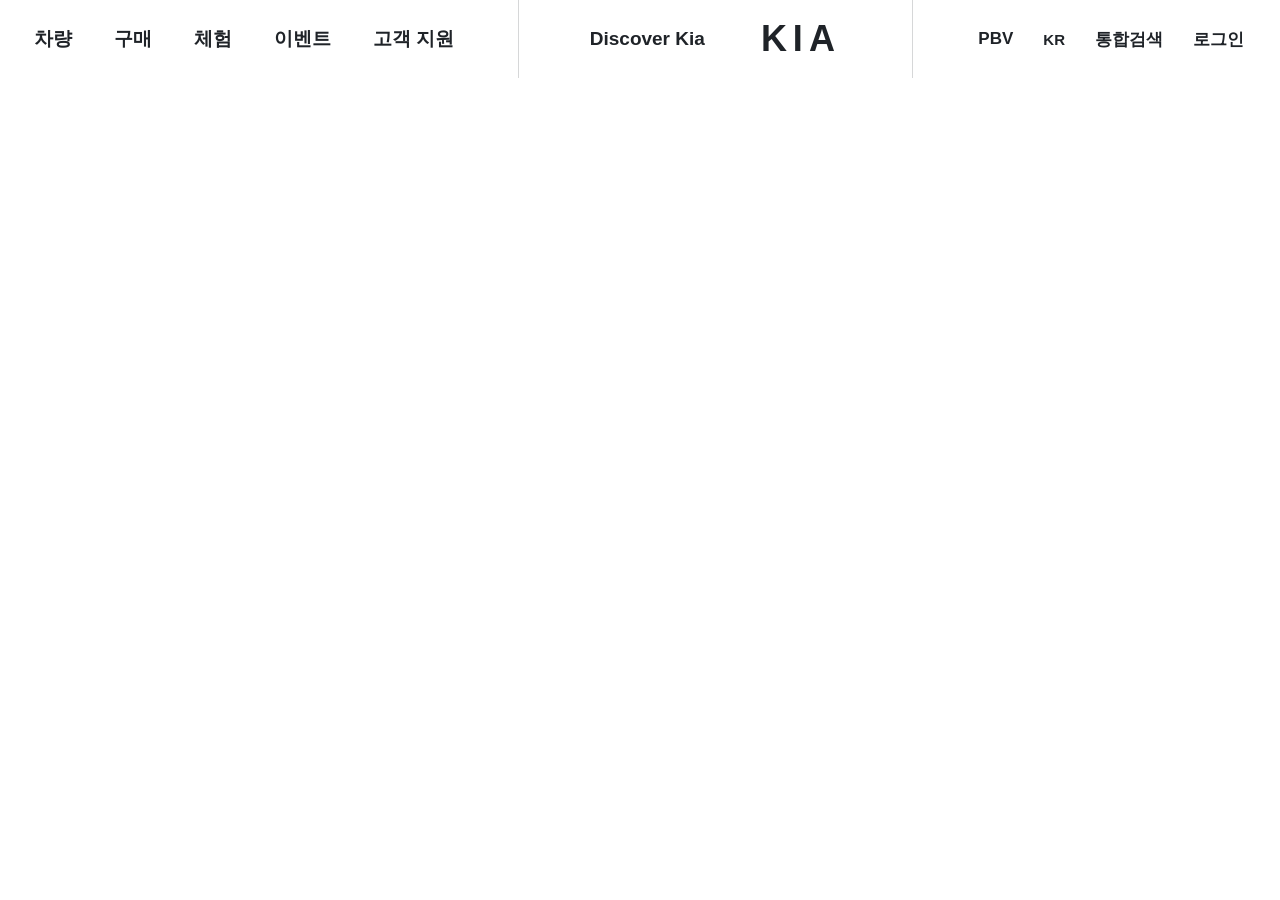
<file: 260407_html/index_cusor.html>
<!doctype html>
<html lang="ko">
  <head>
    <meta charset="UTF-8" />
    <meta name="viewport" content="width=device-width, initial-scale=1.0" />
    <title>Document</title>
    <style>
      * {
        box-sizing: border-box;
      }

      body {
        margin: 0;
        font-family: 'Noto Sans KR', 'Malgun Gothic', sans-serif;
      }

      .top-bar {
        height: 78px;
        display: flex;
        align-items: center;
        justify-content: space-between;
        color: #1f2328;
        font-weight: 600;
        font-size: 19px;
        position: relative;
        background: transparent;
      }

      .top-left,
      .top-right {
        display: flex;
        align-items: center;
        height: 100%;
      }

      .top-left {
        gap: 42px;
        padding: 0 34px;
      }

      .top-center {
        display: flex;
        align-items: center;
        gap: 56px;
        padding: 0 42px;
      }

      .top-center .logo {
        font-size: 36px;
        letter-spacing: 6px;
        font-weight: 800;
      }

      .top-right {
        gap: 30px;
        padding: 0 36px;
        font-size: 17px;
      }

      .divider {
        width: 1px;
        height: 78px;
        background-color: rgba(31, 35, 40, 0.18);
      }

      .mini {
        font-size: 15px;
      }

      .mobile-toggle {
        display: none;
        width: 48px;
        height: 48px;
        border: 0;
        background: transparent;
        cursor: pointer;
        padding: 0;
      }

      .mobile-toggle .line {
        display: block;
        width: 24px;
        height: 2px;
        margin: 5px auto;
        background-color: #1f2328;
      }

      .mobile-menu {
        display: none;
      }

      .mobile-menu.is-open {
        display: block;
        position: absolute;
        top: 78px;
        left: 0;
        right: 0;
        z-index: 10;
        background: transparent;
        padding: 14px 20px 20px;
      }

      .mobile-menu nav {
        display: flex;
        flex-direction: column;
        gap: 14px;
        font-size: 17px;
        color: #1f2328;
      }

      .mobile-menu .menu-separator {
        height: 1px;
        margin: 14px 0;
        background-color: rgba(31, 35, 40, 0.15);
      }

      @media (max-width: 900px) {
        .top-bar {
          padding: 0 16px;
          font-size: 16px;
        }

        .top-left,
        .top-right,
        .divider {
          display: none;
        }

        .top-center {
          gap: 16px;
          padding: 0;
        }

        .top-center .logo {
          font-size: 30px;
          letter-spacing: 4px;
        }

        .mobile-toggle {
          display: block;
          margin-left: 12px;
        }
      }
    </style>
  </head>
  <body>
    <header class="top-bar">
      <nav class="top-left" aria-label="메인 메뉴">
        <span>차량</span>
        <span>구매</span>
        <span>체험</span>
        <span>이벤트</span>
        <span>고객 지원</span>
      </nav>
      <div class="divider" aria-hidden="true"></div>

      <div class="top-center">
        <span>Discover Kia</span>
        <span class="logo">KIA</span>
      </div>
      <div class="divider" aria-hidden="true"></div>

      <div class="top-right">
        <span>PBV</span>
        <span class="mini">KR</span>
        <span>통합검색</span>
        <span>로그인</span>
      </div>

      <button
        class="mobile-toggle"
        type="button"
        aria-label="메뉴 열기"
        aria-expanded="false"
      >
        <span class="line"></span>
        <span class="line"></span>
        <span class="line"></span>
      </button>

      <div class="mobile-menu" id="mobile-menu">
        <nav aria-label="모바일 메뉴">
          <span>차량</span>
          <span>구매</span>
          <span>체험</span>
          <span>이벤트</span>
          <span>고객 지원</span>
          <div class="menu-separator" aria-hidden="true"></div>
          <span>Discover Kia</span>
          <span>PBV</span>
          <span>KR</span>
          <span>통합검색</span>
          <span>로그인</span>
        </nav>
      </div>
    </header>
    <main></main>
    <footer></footer>
    <script>
      const toggleButton = document.querySelector('.mobile-toggle');
      const mobileMenu = document.querySelector('#mobile-menu');

      toggleButton.addEventListener('click', () => {
        const isOpen = mobileMenu.classList.toggle('is-open');
        toggleButton.setAttribute('aria-expanded', String(isOpen));
      });
    </script>
  </body>
</html>
</file>
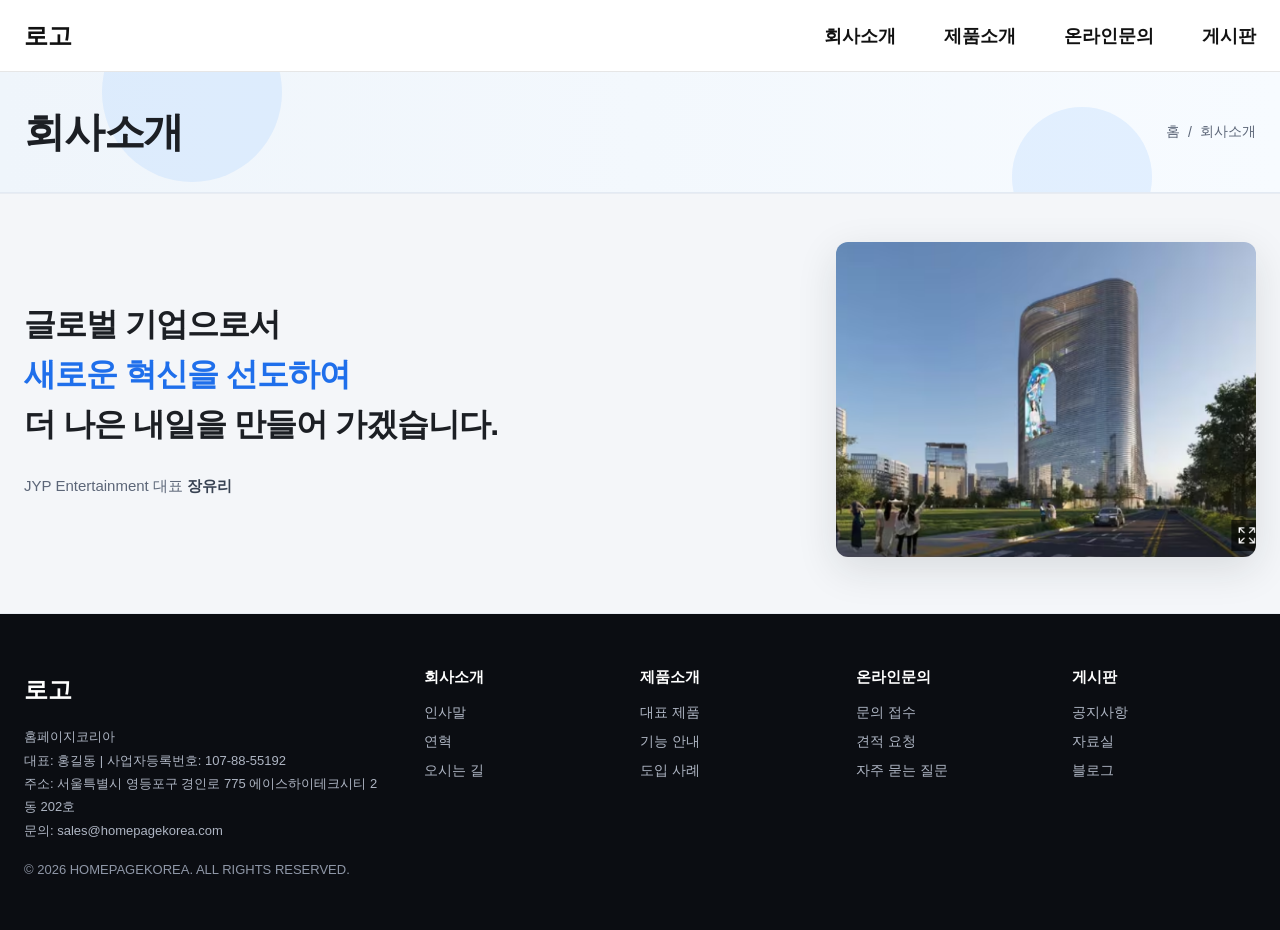
<file: homepage/sub01.html>
<!doctype html>
<html lang="ko">
  <head>
    <meta charset="UTF-8" />
    <meta name="viewport" content="width=device-width, initial-scale=1.0" />
    <title>회사소개 | HOMEPAGEKOREA</title>
    <link
      rel="stylesheet"
      href="https://cdn.jsdelivr.net/npm/swiper@10/swiper-bundle.min.css"
    />
    <link rel="stylesheet" href="style.css" />
  </head>
  <body>
    <header class="top-header">
      <div class="top-header__inner">
        <a class="logo" href="index.html">로고</a>
        <nav aria-label="메인 메뉴">
          <ul class="main-menu">
            <li><a href="sub01.html">회사소개</a></li>
            <li><a href="sub02.html">제품소개</a></li>
            <li><a href="sub03.html">온라인문의</a></li>
            <li><a href="sub04.html">게시판</a></li>
          </ul>
        </nav>
        <button
          class="hamburger-btn"
          id="hamburgerBtn"
          type="button"
          aria-label="모바일 메뉴 열기"
        >
          <span></span>
          <span></span>
          <span></span>
        </button>
      </div>
    </header>

    <div class="drawer-overlay" id="drawerOverlay"></div>
    <aside class="mobile-drawer" id="mobileDrawer" aria-hidden="true">
      <div class="drawer-header">
        <button
          class="drawer-close-btn"
          id="drawerCloseBtn"
          type="button"
          aria-label="모바일 메뉴 닫기"
        >
          &times;
        </button>
      </div>
      <nav aria-label="모바일 메뉴">
        <ul class="drawer-menu">
          <li><a href="sub01.html">회사소개</a></li>
          <li><a href="sub02.html">제품소개</a></li>
          <li><a href="sub03.html">온라인문의</a></li>
          <li><a href="sub04.html">게시판</a></li>
        </ul>
      </nav>
    </aside>

    <section class="subVisual" aria-label="서브 비주얼">
      <div class="subVisual__inner">
        <h1 class="subVisual__title">회사소개</h1>
        <div class="subVisual__path" aria-label="현재 위치">
          <a href="index.html">홈</a>
          <span aria-hidden="true">/</span>
          <span>회사소개</span>
        </div>
      </div>
    </section>
    <main class="main-content">
      <section
        class="company-greeting-wrap"
        aria-labelledby="company-greeting-title"
      >
        <div class="company-greeting">
          <div class="company-greeting__copy">
            <h2 id="company-greeting-title" class="visually-hidden">인사말</h2>
            <p class="company-greeting__slogan">
              <span class="company-greeting__line">글로벌 기업으로서</span>
              <span
                class="company-greeting__line company-greeting__line--accent"
                >새로운 혁신을 선도하여</span
              >
              <span class="company-greeting__line"
                >더 나은 내일을 만들어 가겠습니다.</span
              >
            </p>
            <p class="company-greeting__sign">
              JYP Entertainment 대표
              <span class="company-greeting__ceo">장유리</span>
            </p>
          </div>
          <figure class="company-greeting__media">
            <img
              class="company-greeting__img"
              src="img/company-greeting.png"
              alt="미래지향적인 유리 외관의 현대형 본사 건물과 도심 녹지 조감도"
              width="580"
              height="408"
              loading="lazy"
            />
          </figure>
        </div>
      </section>
    </main>

    <footer class="site-footer">
      <div class="site-footer__inner">
        <section class="footer-company">
          <a class="footer-logo" href="#">로고</a>
          <p>홈페이지코리아</p>
          <p>대표: 홍길동 | 사업자등록번호: 107-88-55192</p>
          <p>
            주소: 서울특별시 영등포구 경인로 775 에이스하이테크시티 2동 202호
          </p>
          <p>문의: sales@homepagekorea.com</p>
          <p class="footer-copy">© 2026 HOMEPAGEKOREA. ALL RIGHTS RESERVED.</p>
        </section>

        <nav class="footer-nav" aria-label="푸터 메뉴">
          <div class="footer-column">
            <h3>회사소개</h3>
            <ul>
              <li><a href="#">인사말</a></li>
              <li><a href="#">연혁</a></li>
              <li><a href="#">오시는 길</a></li>
            </ul>
          </div>
          <div class="footer-column">
            <h3>제품소개</h3>
            <ul>
              <li><a href="#">대표 제품</a></li>
              <li><a href="#">기능 안내</a></li>
              <li><a href="#">도입 사례</a></li>
            </ul>
          </div>
          <div class="footer-column">
            <h3>온라인문의</h3>
            <ul>
              <li><a href="#">문의 접수</a></li>
              <li><a href="#">견적 요청</a></li>
              <li><a href="#">자주 묻는 질문</a></li>
            </ul>
          </div>
          <div class="footer-column">
            <h3>게시판</h3>
            <ul>
              <li><a href="#">공지사항</a></li>
              <li><a href="#">자료실</a></li>
              <li><a href="#">블로그</a></li>
            </ul>
          </div>
        </nav>
      </div>
    </footer>
    <script src="https://cdn.jsdelivr.net/npm/swiper@10/swiper-bundle.min.js"></script>
    <script src="script.js"></script>
  </body>
</html>
</file>
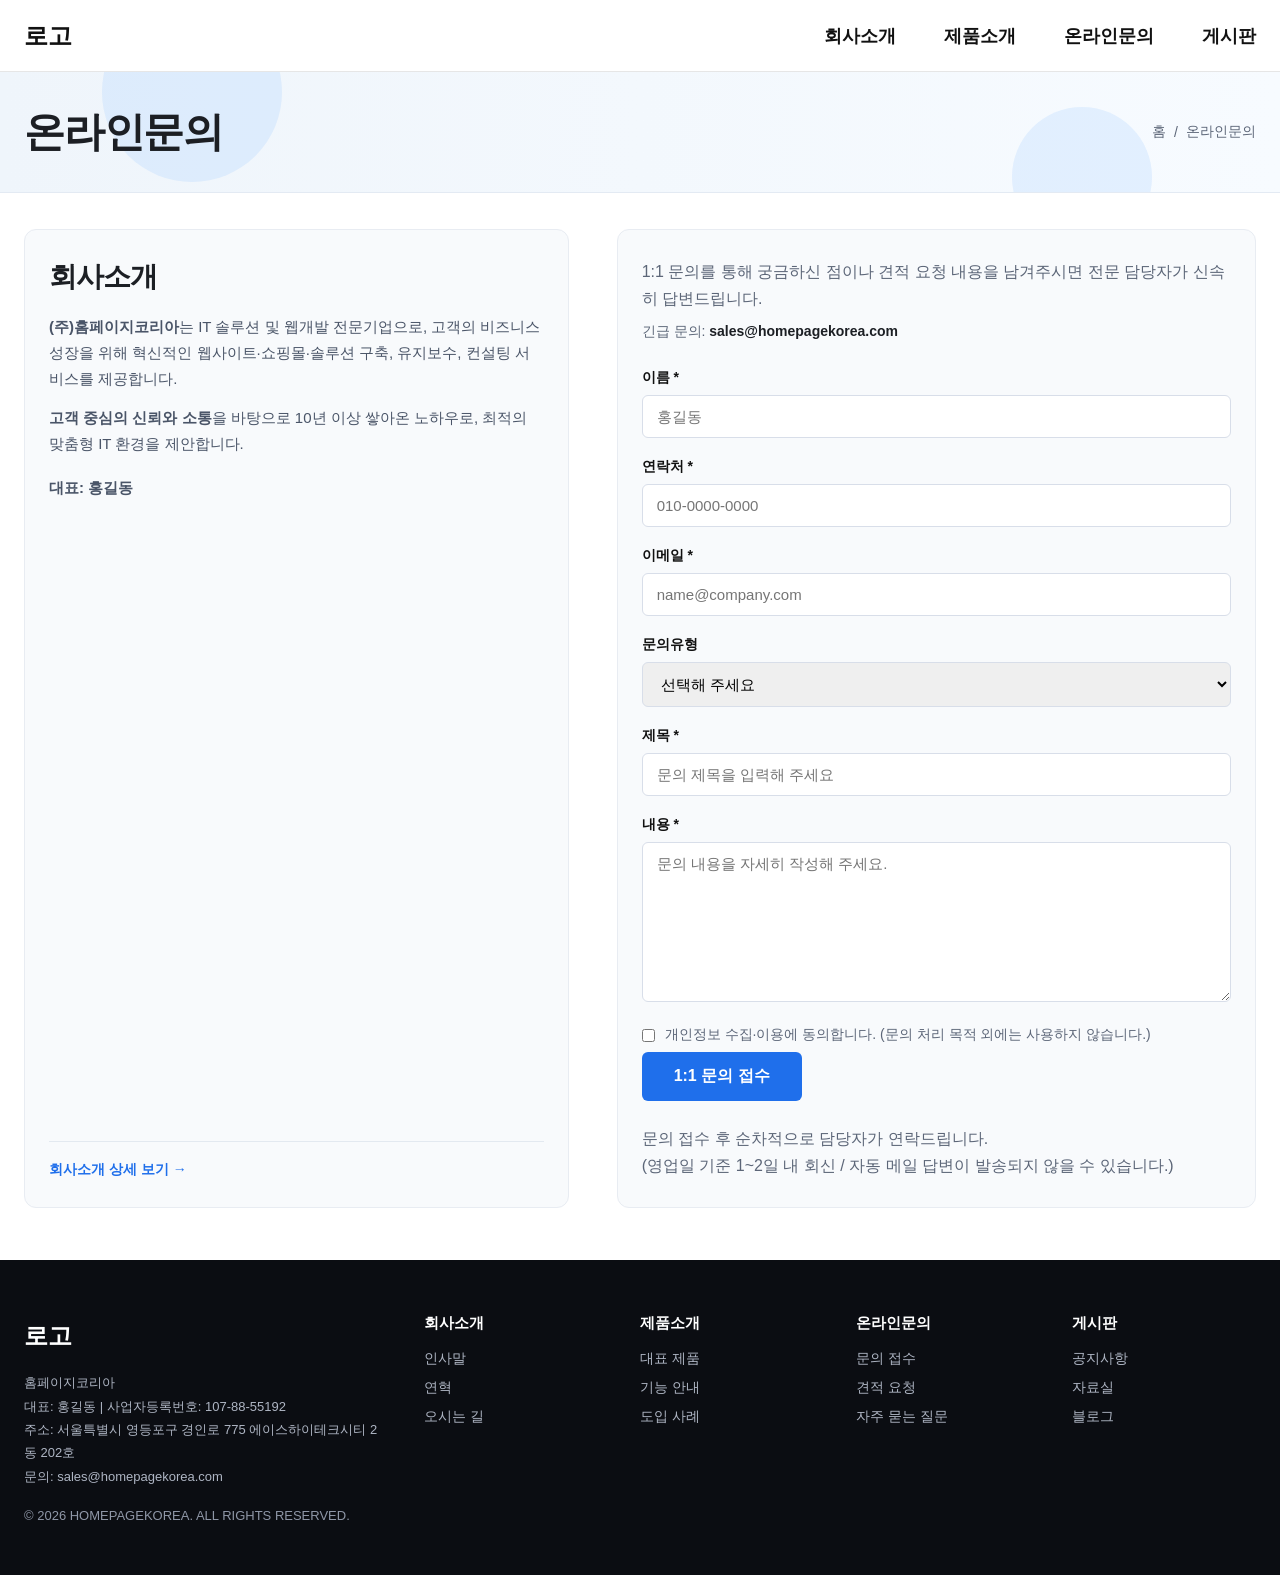
<file: homepage/sub03.html>
<!doctype html>
<html lang="ko">
  <head>
    <meta charset="UTF-8" />
    <meta name="viewport" content="width=device-width, initial-scale=1.0" />
    <title>온라인문의 | HOMEPAGEKOREA</title>
    <link
      rel="stylesheet"
      href="https://cdn.jsdelivr.net/npm/swiper@10/swiper-bundle.min.css"
    />
    <link rel="stylesheet" href="style.css" />
  </head>
  <body>
    <header class="top-header">
      <div class="top-header__inner">
        <a class="logo" href="index.html">로고</a>
        <nav aria-label="메인 메뉴">
          <ul class="main-menu">
            <li><a href="sub01.html">회사소개</a></li>
            <li><a href="sub02.html">제품소개</a></li>
            <li><a href="sub03.html">온라인문의</a></li>
            <li><a href="sub04.html">게시판</a></li>
          </ul>
        </nav>
        <button
          class="hamburger-btn"
          id="hamburgerBtn"
          type="button"
          aria-label="모바일 메뉴 열기"
        >
          <span></span>
          <span></span>
          <span></span>
        </button>
      </div>
    </header>

    <div class="drawer-overlay" id="drawerOverlay"></div>
    <aside class="mobile-drawer" id="mobileDrawer" aria-hidden="true">
      <div class="drawer-header">
        <button
          class="drawer-close-btn"
          id="drawerCloseBtn"
          type="button"
          aria-label="모바일 메뉴 닫기"
        >
          &times;
        </button>
      </div>
      <nav aria-label="모바일 메뉴">
        <ul class="drawer-menu">
          <li><a href="sub01.html">회사소개</a></li>
          <li><a href="sub02.html">제품소개</a></li>
          <li><a href="sub03.html">온라인문의</a></li>
          <li><a href="sub04.html">게시판</a></li>
        </ul>
      </nav>
    </aside>

    <section class="subVisual" aria-label="서브 비주얼">
      <div class="subVisual__inner">
        <h1 class="subVisual__title">온라인문의</h1>
        <div class="subVisual__path" aria-label="현재 위치">
          <a href="index.html">홈</a>
          <span aria-hidden="true">/</span>
          <span>온라인문의</span>
        </div>
      </div>
    </section>
    <main class="main-content">
      <section class="content-section inquiry-page">
        <div class="inquiry-split">
          <aside class="inquiry-about" aria-labelledby="inquiry-about-title">
            <h2 id="inquiry-about-title" class="inquiry-about__title">
              회사소개
            </h2>
            <div class="inquiry-about__body">
              <p>
                <strong>(주)홈페이지코리아</strong>는 IT 솔루션 및 웹개발
                전문기업으로, 고객의 비즈니스 성장을 위해 혁신적인
                웹사이트·쇼핑몰·솔루션 구축, 유지보수, 컨설팅 서비스를
                제공합니다.
              </p>
              <p>
                <b>고객 중심의 신뢰와 소통</b>을 바탕으로 10년 이상 쌓아온 노하우로,
                최적의 맞춤형 IT 환경을 제안합니다.
              </p>
              <p class="about-company-ceo">대표: 홍길동</p>
            </div>
            <p class="inquiry-about__link-row">
              <a href="sub01.html" class="inquiry-about__more">회사소개 상세 보기 →</a>
            </p>
          </aside>

          <div class="inquiry-form-wrap">
            <p class="sub-intro inquiry-form-intro">
              1:1 문의를 통해 궁금하신 점이나 견적 요청 내용을 남겨주시면 전문
              담당자가 신속히 답변드립니다.<br />
              <span class="about-urgent">
                긴급 문의: <strong>sales@homepagekorea.com</strong>
              </span>
            </p>
            <form class="inquiry-form" action="#" method="post">
              <fieldset>
                <legend class="visually-hidden">온라인 1:1 문의 폼</legend>

                <div class="inquiry-field">
                  <label for="inquiry-name"
                    >이름 <span aria-label="필수">*</span></label
                  >
                  <input
                    id="inquiry-name"
                    name="name"
                    type="text"
                    autocomplete="name"
                    required
                    placeholder="홍길동"
                  />
                </div>
                <div class="inquiry-field">
                  <label for="inquiry-phone"
                    >연락처 <span aria-label="필수">*</span></label
                  >
                  <input
                    id="inquiry-phone"
                    name="phone"
                    type="tel"
                    autocomplete="tel"
                    required
                    placeholder="010-0000-0000"
                  />
                </div>
                <div class="inquiry-field">
                  <label for="inquiry-email"
                    >이메일 <span aria-label="필수">*</span></label
                  >
                  <input
                    id="inquiry-email"
                    name="email"
                    type="email"
                    autocomplete="email"
                    required
                    placeholder="name@company.com"
                  />
                </div>
                <div class="inquiry-field">
                  <label for="inquiry-topic">문의유형</label>
                  <select id="inquiry-topic" name="topic">
                    <option value="">선택해 주세요</option>
                    <option value="product">제품 문의</option>
                    <option value="estimate">견적 요청</option>
                    <option value="partnership">제휴·협력</option>
                    <option value="support">기술 문의</option>
                    <option value="other">기타</option>
                  </select>
                </div>
                <div class="inquiry-field">
                  <label for="inquiry-title"
                    >제목 <span aria-label="필수">*</span></label
                  >
                  <input
                    id="inquiry-title"
                    name="subject"
                    type="text"
                    required
                    placeholder="문의 제목을 입력해 주세요"
                  />
                </div>
                <div class="inquiry-field">
                  <label for="inquiry-body"
                    >내용 <span aria-label="필수">*</span></label
                  >
                  <textarea
                    id="inquiry-body"
                    name="message"
                    rows="6"
                    required
                    placeholder="문의 내용을 자세히 작성해 주세요."
                  ></textarea>
                </div>
                <div class="inquiry-consent">
                  <input
                    id="inquiry-privacy"
                    name="privacy"
                    type="checkbox"
                    required
                  />
                  <label for="inquiry-privacy"
                    >개인정보 수집·이용에 동의합니다. (문의 처리 목적 외에는
                    사용하지 않습니다.)</label
                  >
                </div>

                <button type="submit" class="inquiry-submit">1:1 문의 접수</button>
              </fieldset>
            </form>
            <p class="sub-intro note-below">
              문의 접수 후 순차적으로 담당자가 연락드립니다.<br />
              (영업일 기준 1~2일 내 회신 / 자동 메일 답변이 발송되지 않을 수
              있습니다.)
            </p>
          </div>
        </div>
      </section>
    </main>

    <footer class="site-footer">
      <div class="site-footer__inner">
        <section class="footer-company">
          <a class="footer-logo" href="#">로고</a>
          <p>홈페이지코리아</p>
          <p>대표: 홍길동 | 사업자등록번호: 107-88-55192</p>
          <p>
            주소: 서울특별시 영등포구 경인로 775 에이스하이테크시티 2동 202호
          </p>
          <p>문의: sales@homepagekorea.com</p>
          <p class="footer-copy">© 2026 HOMEPAGEKOREA. ALL RIGHTS RESERVED.</p>
        </section>

        <nav class="footer-nav" aria-label="푸터 메뉴">
          <div class="footer-column">
            <h3>회사소개</h3>
            <ul>
              <li><a href="#">인사말</a></li>
              <li><a href="#">연혁</a></li>
              <li><a href="#">오시는 길</a></li>
            </ul>
          </div>
          <div class="footer-column">
            <h3>제품소개</h3>
            <ul>
              <li><a href="#">대표 제품</a></li>
              <li><a href="#">기능 안내</a></li>
              <li><a href="#">도입 사례</a></li>
            </ul>
          </div>
          <div class="footer-column">
            <h3>온라인문의</h3>
            <ul>
              <li><a href="#">문의 접수</a></li>
              <li><a href="#">견적 요청</a></li>
              <li><a href="#">자주 묻는 질문</a></li>
            </ul>
          </div>
          <div class="footer-column">
            <h3>게시판</h3>
            <ul>
              <li><a href="#">공지사항</a></li>
              <li><a href="#">자료실</a></li>
              <li><a href="#">블로그</a></li>
            </ul>
          </div>
        </nav>
      </div>
    </footer>
    <script src="https://cdn.jsdelivr.net/npm/swiper@10/swiper-bundle.min.js"></script>
    <script src="script.js"></script>
  </body>
</html>
</file>
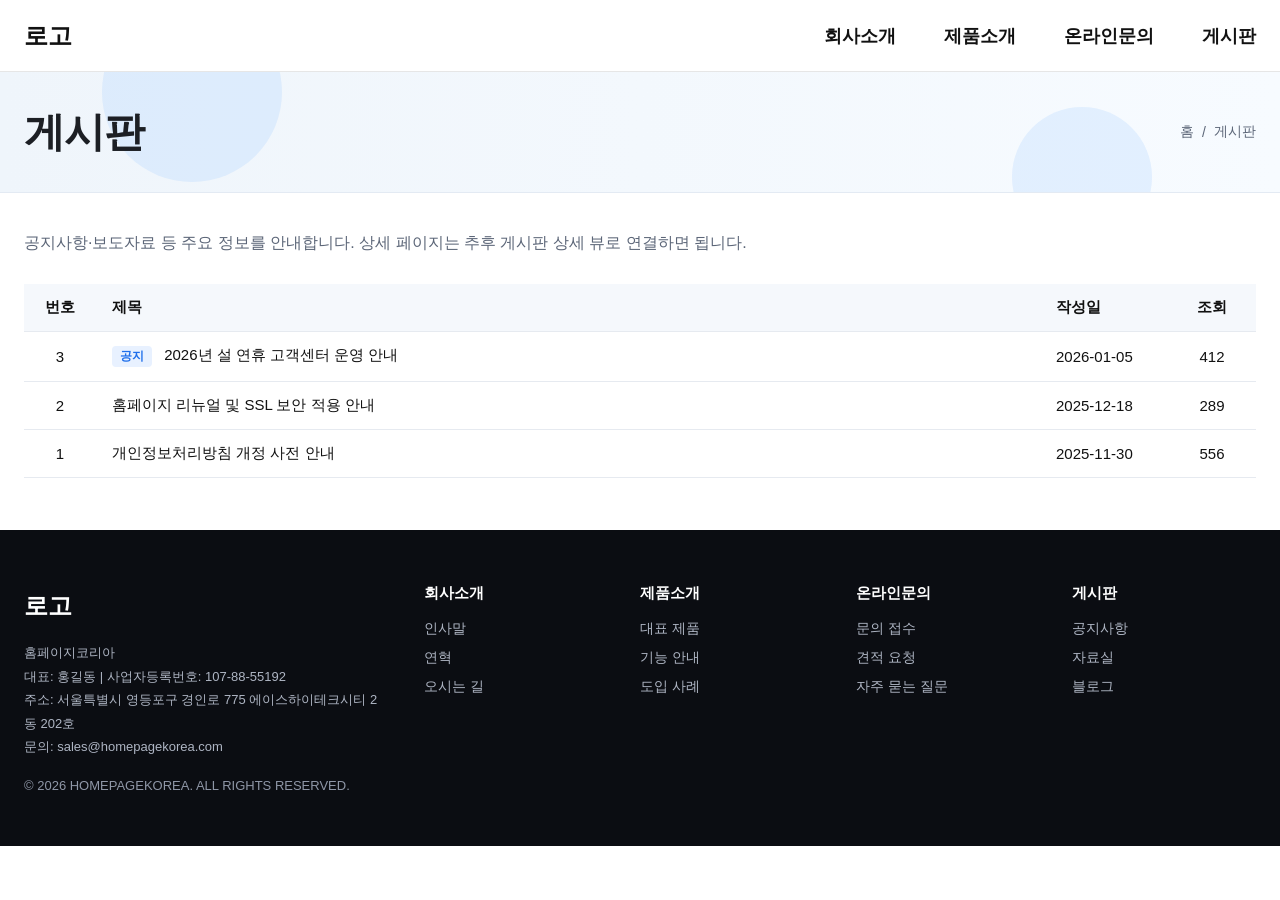
<file: homepage/sub04.html>
<!DOCTYPE html>
<html lang="ko">
<head>
    <meta charset="UTF-8">
    <meta name="viewport" content="width=device-width, initial-scale=1.0">
    <title>게시판 | HOMEPAGEKOREA</title>
    <link rel="stylesheet" href="https://cdn.jsdelivr.net/npm/swiper@10/swiper-bundle.min.css">
    <link rel="stylesheet" href="style.css">
</head>
<body>
    <header class="top-header">
        <div class="top-header__inner">
            <a class="logo" href="index.html">로고</a>
            <nav aria-label="메인 메뉴">
                <ul class="main-menu">
                    <li><a href="sub01.html">회사소개</a></li>
                    <li><a href="sub02.html">제품소개</a></li>
                    <li><a href="sub03.html">온라인문의</a></li>
                    <li><a href="sub04.html">게시판</a></li>
                </ul>
            </nav>
            <button class="hamburger-btn" id="hamburgerBtn" type="button" aria-label="모바일 메뉴 열기">
                <span></span>
                <span></span>
                <span></span>
            </button>
        </div>
    </header>

    <div class="drawer-overlay" id="drawerOverlay"></div>
    <aside class="mobile-drawer" id="mobileDrawer" aria-hidden="true">
        <div class="drawer-header">
            <button class="drawer-close-btn" id="drawerCloseBtn" type="button" aria-label="모바일 메뉴 닫기">&times;</button>
        </div>
        <nav aria-label="모바일 메뉴">
            <ul class="drawer-menu">
                <li><a href="sub01.html">회사소개</a></li>
                <li><a href="sub02.html">제품소개</a></li>
                <li><a href="sub03.html">온라인문의</a></li>
                <li><a href="sub04.html">게시판</a></li>
            </ul>
        </nav>
    </aside>

    <section class="subVisual" aria-label="서브 비주얼">
        <div class="subVisual__inner">
            <h1 class="subVisual__title">게시판</h1>
            <div class="subVisual__path" aria-label="현재 위치">
                <a href="index.html">홈</a>
                <span aria-hidden="true">/</span>
                <span>게시판</span>
            </div>
        </div>
    </section>
    <main class="main-content">
        <section class="content-section">
            <p class="sub-intro">
                공지사항·보도자료 등 주요 정보를 안내합니다. 상세 페이지는 추후 게시판 상세 뷰로 연결하면 됩니다.
            </p>
            <div class="board-table-wrap">
                <table class="board-table">
                    <caption class="visually-hidden">공지사항 목록</caption>
                    <thead>
                        <tr>
                            <th scope="col" class="col-num">번호</th>
                            <th scope="col">제목</th>
                            <th scope="col" class="col-date">작성일</th>
                            <th scope="col" class="col-hit">조회</th>
                        </tr>
                    </thead>
                    <tbody>
                        <tr>
                            <td class="col-num">3</td>
                            <td>
                                <span class="badge">공지</span>
                                <a class="title-link" href="#">2026년 설 연휴 고객센터 운영 안내</a>
                            </td>
                            <td class="col-date">2026-01-05</td>
                            <td class="col-hit">412</td>
                        </tr>
                        <tr>
                            <td class="col-num">2</td>
                            <td>
                                <a class="title-link" href="#">홈페이지 리뉴얼 및 SSL 보안 적용 안내</a>
                            </td>
                            <td class="col-date">2025-12-18</td>
                            <td class="col-hit">289</td>
                        </tr>
                        <tr>
                            <td class="col-num">1</td>
                            <td>
                                <a class="title-link" href="#">개인정보처리방침 개정 사전 안내</a>
                            </td>
                            <td class="col-date">2025-11-30</td>
                            <td class="col-hit">556</td>
                        </tr>
                    </tbody>
                </table>
            </div>
        </section>
    </main>

    <footer class="site-footer">
        <div class="site-footer__inner">
            <section class="footer-company">
                <a class="footer-logo" href="#">로고</a>
                <p>홈페이지코리아</p>
                <p>대표: 홍길동 | 사업자등록번호: 107-88-55192</p>
                <p>주소: 서울특별시 영등포구 경인로 775 에이스하이테크시티 2동 202호</p>
                <p>문의: sales@homepagekorea.com</p>
                <p class="footer-copy">© 2026 HOMEPAGEKOREA. ALL RIGHTS RESERVED.</p>
            </section>

            <nav class="footer-nav" aria-label="푸터 메뉴">
                <div class="footer-column">
                    <h3>회사소개</h3>
                    <ul>
                        <li><a href="#">인사말</a></li>
                        <li><a href="#">연혁</a></li>
                        <li><a href="#">오시는 길</a></li>
                    </ul>
                </div>
                <div class="footer-column">
                    <h3>제품소개</h3>
                    <ul>
                        <li><a href="#">대표 제품</a></li>
                        <li><a href="#">기능 안내</a></li>
                        <li><a href="#">도입 사례</a></li>
                    </ul>
                </div>
                <div class="footer-column">
                    <h3>온라인문의</h3>
                    <ul>
                        <li><a href="#">문의 접수</a></li>
                        <li><a href="#">견적 요청</a></li>
                        <li><a href="#">자주 묻는 질문</a></li>
                    </ul>
                </div>
                <div class="footer-column">
                    <h3>게시판</h3>
                    <ul>
                        <li><a href="#">공지사항</a></li>
                        <li><a href="#">자료실</a></li>
                        <li><a href="#">블로그</a></li>
                    </ul>
                </div>
            </nav>
        </div>
    </footer>
    <script src="https://cdn.jsdelivr.net/npm/swiper@10/swiper-bundle.min.js"></script>
    <script src="script.js"></script>
</body>
</html>
</file>
<file: homepage/style.css>
* {
    margin: 0;
    padding: 0;
    box-sizing: border-box;
}

body {
    font-family: Arial, sans-serif;
    color: #111;
}

.visual .swiper {
    width: 100%;
    height: calc(100vh - 72px);
}

.swiper-slide {
    position: relative;
    display: flex;
    align-items: center;
    justify-content: center;
    background-position: center;
    background-size: cover;
    background-repeat: no-repeat;
}

.swiper-slide::before {
    content: "";
    position: absolute;
    inset: 0;
    background: rgba(0, 0, 0, 0.35);
}

.slide-caption {
    position: relative;
    text-align: center;
}

.slide-caption p {
    color: rgba(255, 255, 255, 0.86);
    font-size: clamp(12px, 1.2vw, 16px);
    font-weight: 600;
    letter-spacing: 0.2em;
    margin-bottom: 14px;
}

.slide-caption h2 {
    color: #fff;
    font-size: clamp(28px, 4vw, 52px);
    font-weight: 700;
    letter-spacing: -0.03em;
}

.slide-caption p,
.slide-caption h2 {
    opacity: 0;
    transform: translateY(28px);
    transition: opacity 0.65s ease, transform 0.65s ease;
}

.swiper-slide-active .slide-caption p {
    opacity: 1;
    transform: translateY(0);
    transition-delay: 0.15s;
}

.swiper-slide-active .slide-caption h2 {
    opacity: 1;
    transform: translateY(0);
    transition-delay: 0.28s;
}

.slide-bg-01 {
    background-image: url("img/bg01_01.png");
}

.slide-bg-02 {
    background-image: url("img/bg01_02.png");
}

.slide-bg-03 {
    background-image: url("img/bg01_03.png");
}

.swiper-button-prev,
.swiper-button-next,
.swiper-pagination-bullet {
    color: #fff;
}

.top-header {
    height: 72px;
    border-bottom: 1px solid #e6e6e6;
    background: #fff;
    position: sticky;
    top: 0;
    z-index: 100;
}

.top-header__inner {
    max-width: 1280px;
    height: 100%;
    margin: 0 auto;
    padding: 0 24px;
    display: flex;
    align-items: center;
    justify-content: space-between;
}

.logo {
    font-size: 24px;
    font-weight: 800;
    text-decoration: none;
    color: #111;
}

.main-menu {
    list-style: none;
    display: flex;
    align-items: center;
    gap: 48px;
}

.main-menu a {
    text-decoration: none;
    color: #111;
    font-size: 18px;
    font-weight: 600;
}

.main-menu a:hover {
    opacity: 0.7;
}

.hamburger-btn {
    display: none;
    width: 32px;
    height: 24px;
    border: 0;
    background: transparent;
    cursor: pointer;
    position: relative;
}

.hamburger-btn span {
    position: absolute;
    left: 0;
    width: 100%;
    height: 3px;
    border-radius: 2px;
    background: #111;
}

.hamburger-btn span:nth-child(1) {
    top: 0;
}

.hamburger-btn span:nth-child(2) {
    top: 10px;
}

.hamburger-btn span:nth-child(3) {
    top: 20px;
}

.drawer-overlay {
    position: fixed;
    inset: 0;
    background: rgba(0, 0, 0, 0.45);
    opacity: 0;
    visibility: hidden;
    transition: opacity 0.2s ease;
    z-index: 1000;
}

.drawer-overlay.is-open {
    opacity: 1;
    visibility: visible;
}

.mobile-drawer {
    position: fixed;
    top: 0;
    right: 0;
    width: min(82%, 320px);
    height: 100vh;
    background: #fff;
    box-shadow: -4px 0 16px rgba(0, 0, 0, 0.15);
    transform: translateX(100%);
    transition: transform 0.25s ease;
    z-index: 1100;
    padding: 18px 20px 28px;
}

.mobile-drawer.is-open {
    transform: translateX(0);
}

.drawer-header {
    display: flex;
    justify-content: flex-end;
    margin-bottom: 14px;
}

.drawer-close-btn {
    border: 0;
    background: transparent;
    font-size: 30px;
    line-height: 1;
    cursor: pointer;
    color: #111;
}

.drawer-menu {
    list-style: none;
}

.drawer-menu li + li {
    border-top: 1px solid #ededed;
}

.drawer-menu a {
    display: block;
    padding: 16px 0;
    text-decoration: none;
    color: #111;
    font-size: 19px;
    font-weight: 700;
}

body.drawer-open {
    overflow: hidden;
}

.main-content {
    background: #fff;
}

.subVisual {
    position: relative;
    background: linear-gradient(90deg, #eff5fb 0%, #f7fbff 100%);
    border-bottom: 1px solid #e3eaf3;
    overflow: hidden;
}

.subVisual::before,
.subVisual::after {
    content: "";
    position: absolute;
    border-radius: 999px;
    background: rgba(120, 179, 255, 0.16);
    pointer-events: none;
}

.subVisual::before {
    width: 180px;
    height: 180px;
    top: -70px;
    left: 8%;
}

.subVisual::after {
    width: 140px;
    height: 140px;
    right: 10%;
    bottom: -55px;
}

.subVisual__inner {
    max-width: 1280px;
    min-height: 120px;
    margin: 0 auto;
    padding: 24px;
    display: flex;
    align-items: center;
    justify-content: space-between;
    gap: 16px;
    position: relative;
    z-index: 1;
}

.subVisual__title {
    font-size: clamp(28px, 3.2vw, 42px);
    font-weight: 800;
    letter-spacing: -0.03em;
    color: #1c1f24;
}

.subVisual__path {
    display: flex;
    align-items: center;
    gap: 8px;
    font-size: 14px;
    color: #5c6678;
}

.subVisual__path a {
    text-decoration: none;
    color: inherit;
}

.subVisual__path a:hover {
    color: #1f6feb;
}

.content-section {
    max-width: 1280px;
    margin: 0 auto;
    padding: 36px 24px 52px;
}

.content-grid {
    display: grid;
    grid-template-columns: 1fr 1fr;
    gap: 28px;
}

.four-columns {
    grid-template-columns: repeat(4, 1fr);
    gap: 32px;
    margin-top: 40px;
}

.content-card {
    background: #fff;
}

.content-head {
    margin-bottom: 14px;
}

.content-head h2 {
    font-size: 34px;
    font-weight: 700;
    letter-spacing: -0.03em;
    color: #1c1f24;
}

.pointmall-body {
    border: 1px solid #e8ebf2;
    border-radius: 18px;
    background: #f8fafc;
    padding: 26px;
    display: flex;
    align-items: center;
    justify-content: space-between;
    gap: 24px;
    min-height: 320px;
}

.pointmall-text h3 {
    font-size: 34px;
    margin-bottom: 14px;
    color: #1c1f24;
}

.pointmall-text p {
    font-size: 19px;
    line-height: 1.5;
    color: #3c4453;
}

.content-btn {
    display: inline-block;
    margin-top: 28px;
    padding: 14px 22px;
    border: 1px solid #d2d8e3;
    border-radius: 10px;
    background: #fff;
    color: #2d3442;
    text-decoration: none;
    font-size: 15px;
    font-weight: 600;
}

.pointmall-body img {
    width: 46%;
    max-width: 320px;
    border-radius: 14px;
    object-fit: cover;
}

.content-head--between {
    display: flex;
    align-items: center;
    justify-content: space-between;
    gap: 16px;
}

.content-head--between a {
    color: #6b7280;
    text-decoration: none;
    font-size: 16px;
    font-weight: 600;
}

.video-wrap {
    border-radius: 8px;
    overflow: hidden;
    background: #000;
    aspect-ratio: 16 / 9;
}

.video-wrap iframe {
    width: 100%;
    height: 100%;
    border: 0;
}

.site-footer {
    background: #0b0d12;
    color: #d7dbe3;
    padding: 54px 0 48px;
}

.site-footer__inner {
    max-width: 1280px;
    margin: 0 auto;
    padding: 0 24px;
    display: flex;
    justify-content: space-between;
    gap: 40px;
}

.footer-company {
    flex: 0 0 360px;
    font-size: 13px;
    line-height: 1.8;
    color: #aeb5c3;
}

.footer-logo {
    display: inline-block;
    margin-bottom: 14px;
    font-size: 24px;
    font-weight: 800;
    color: #fff;
    text-decoration: none;
}

.footer-copy {
    margin-top: 16px;
    color: #8f97a7;
}

.footer-nav {
    flex: 1;
    display: grid;
    grid-template-columns: repeat(4, minmax(120px, 1fr));
    gap: 32px;
}

.footer-column h3 {
    margin-bottom: 16px;
    color: #fff;
    font-size: 15px;
    font-weight: 700;
}

.footer-column ul {
    list-style: none;
}

.footer-column li + li {
    margin-top: 10px;
}

.footer-column a {
    color: #aeb5c3;
    text-decoration: none;
    font-size: 14px;
}

.footer-column a:hover {
    color: #ffffff;
}

@media (max-width: 1200px) {
    .four-columns {
        grid-template-columns: repeat(2, 1fr);
    }
}

@media (max-width: 768px) {
    .top-header {
        height: 64px;
    }

    .visual .swiper {
        height: calc(100vh - 64px);
    }

    .top-header__inner {
        padding: 0 16px;
    }

    .logo {
        font-size: 22px;
    }

    .top-header nav {
        display: none;
    }

    .hamburger-btn {
        display: block;
    }

    .site-footer {
        padding: 40px 0 36px;
    }

    .content-section {
        padding: 26px 16px 38px;
    }

    .subVisual__inner {
        min-height: 92px;
        padding: 18px 16px;
        align-items: flex-start;
        flex-direction: column;
        justify-content: center;
        gap: 6px;
    }

    .subVisual__title {
        font-size: 28px;
    }

    .content-grid {
        grid-template-columns: 1fr;
        gap: 22px;
    }

    .four-columns {
        grid-template-columns: 1fr;
    }

    .content-head h2 {
        font-size: 26px;
    }

    .pointmall-body {
        flex-direction: column;
        min-height: auto;
        align-items: flex-start;
        padding: 20px;
    }

    .pointmall-text h3 {
        font-size: 28px;
    }

    .pointmall-text p {
        font-size: 17px;
    }

    .pointmall-body img {
        width: 100%;
        max-width: none;
    }

    .site-footer__inner {
        flex-direction: column;
        gap: 28px;
        padding: 0 16px;
    }

    .footer-company {
        flex: none;
        font-size: 12px;
    }

    .footer-logo {
        font-size: 20px;
    }

    .footer-nav {
        grid-template-columns: repeat(2, minmax(130px, 1fr));
        gap: 24px 18px;
    }
}

@media (min-width: 769px) {
    .mobile-drawer,
    .drawer-overlay {
        display: none;
    }
}

/* 서브 페이지: 제품 3컬럼(.content-grid와 충돌 방지 위해 구간별 지정) */
@media (min-width: 1025px) {
    .sub-products-grid {
        grid-template-columns: repeat(3, 1fr);
    }
}

@media (max-width: 1024px) {
    .sub-products-grid {
        grid-template-columns: 1fr;
    }
}

.sub-intro {
    margin-bottom: 28px;
    line-height: 1.7;
    color: #5c6678;
}

.sub-intro a {
    color: #1f6feb;
    text-decoration: none;
}

.sub-intro a:hover {
    text-decoration: underline;
}

.sub-intro.note-below {
    margin-top: 28px;
    margin-bottom: 0;
}

.sub-spaced-p {
    margin-bottom: 16px;
}

.sub-thumb {
    width: 100%;
    aspect-ratio: 4 / 3;
    object-fit: cover;
    object-position: center;
    margin-top: 4px;
    border-radius: 8px;
    display: block;
}

.company-greeting-wrap {
    background: #f4f6f9;
    border-top: 1px solid #e8ecf2;
    border-bottom: 1px solid #e8ecf2;
}

.company-greeting {
    max-width: 1280px;
    margin: 0 auto;
    padding: 48px 24px 56px;
    display: flex;
    align-items: center;
    justify-content: space-between;
    gap: 40px 56px;
}

.company-greeting__copy {
    flex: 1 1 0;
    min-width: 0;
}

.company-greeting__slogan {
    display: flex;
    flex-direction: column;
    gap: 6px;
    margin-bottom: 28px;
}

.company-greeting__line {
    display: block;
    font-size: clamp(22px, 2.6vw, 32px);
    font-weight: 800;
    line-height: 1.38;
    letter-spacing: -0.03em;
    color: #1c1f24;
}

.company-greeting__line--accent {
    color: #1f6feb;
}

.company-greeting__sign {
    font-size: 15px;
    color: #5c6678;
    line-height: 1.55;
}

.company-greeting__ceo {
    font-weight: 700;
    color: #384252;
}

.company-greeting__media {
    flex: 0 1 420px;
    margin: 0;
}

.company-greeting__img {
    display: block;
    width: 100%;
    max-width: 420px;
    height: auto;
    aspect-ratio: 4 / 3;
    object-fit: cover;
    object-position: center;
    border-radius: 12px;
    box-shadow: 0 12px 40px rgba(28, 31, 36, 0.12);
}

@media (max-width: 768px) {
    .company-greeting {
        flex-direction: column;
        align-items: stretch;
        padding: 36px 16px 44px;
        gap: 28px;
    }

    .company-greeting__media {
        flex-basis: auto;
        order: 1;
    }

    .company-greeting__copy {
        order: 2;
    }

    .company-greeting__img {
        max-width: none;
    }
}

/* 온라인문의: 좌 회사소개 / 우 문의폼 (행 높이 동일하게 stretch) */
.inquiry-split {
    display: grid;
    grid-template-columns: minmax(280px, 0.92fr) minmax(0, 1.08fr);
    gap: 40px 48px;
    align-items: stretch;
}

@media (max-width: 900px) {
    .inquiry-split {
        grid-template-columns: 1fr;
    }
}

.inquiry-about,
.inquiry-form-wrap {
    box-sizing: border-box;
    height: 100%;
    background: #f8fafc;
    border: 1px solid #e8ecf2;
    border-radius: 12px;
    padding: 28px 24px;
}

.inquiry-about {
    display: flex;
    flex-direction: column;
}

.inquiry-about__title {
    font-size: clamp(22px, 2.2vw, 28px);
    font-weight: 800;
    margin-bottom: 18px;
    letter-spacing: -0.03em;
    color: #1c1f24;
}

.inquiry-about__body p {
    margin-bottom: 14px;
    line-height: 1.72;
    font-size: 15px;
    color: #4a5568;
}

.inquiry-about__body p:last-child {
    margin-bottom: 0;
}

.about-company-ceo {
    display: block;
    margin-top: 18px;
    font-weight: 700;
    color: #384252;
    font-size: 15px;
}

.inquiry-about__link-row {
    margin-top: auto;
    padding-top: 18px;
    border-top: 1px solid #e3e9f0;
}

.inquiry-about__more {
    color: #1f6feb;
    font-weight: 600;
    text-decoration: none;
    font-size: 14px;
}

.inquiry-about__more:hover {
    text-decoration: underline;
}

.inquiry-form-wrap {
    min-width: 0;
}

.inquiry-form-intro {
    margin-bottom: 24px;
}

.inquiry-form-wrap > .note-below {
    margin-top: 24px;
    margin-bottom: 0;
}

.about-urgent {
    display: inline-block;
    margin-top: 8px;
    font-size: 14px;
    color: #5c6678;
}

.about-urgent strong {
    color: #1c1f24;
}

.inquiry-form fieldset {
    border: none;
    padding: 0;
}

.inquiry-form legend.visually-hidden,
.visually-hidden {
    position: absolute;
    width: 1px;
    height: 1px;
    padding: 0;
    margin: -1px;
    overflow: hidden;
    clip: rect(0, 0, 0, 0);
    white-space: nowrap;
    border: 0;
}

.inquiry-field {
    margin-bottom: 20px;
}

.inquiry-field label {
    display: block;
    margin-bottom: 8px;
    font-weight: 600;
    font-size: 14px;
}

.inquiry-field input,
.inquiry-field select,
.inquiry-field textarea {
    width: 100%;
    padding: 12px 14px;
    border: 1px solid #d8dee9;
    border-radius: 6px;
    font-family: inherit;
    font-size: 15px;
}

.inquiry-field textarea {
    min-height: 160px;
    resize: vertical;
}

.inquiry-field input:focus,
.inquiry-field select:focus,
.inquiry-field textarea:focus {
    outline: none;
    border-color: #1f6feb;
    box-shadow: 0 0 0 3px rgba(31, 111, 235, 0.15);
}

.inquiry-submit {
    margin-top: 8px;
    padding: 14px 32px;
    border: none;
    border-radius: 6px;
    background: #1f6feb;
    color: #fff;
    font-size: 16px;
    font-weight: 700;
    cursor: pointer;
}

.inquiry-submit:hover {
    background: #1858c7;
}

.inquiry-consent {
    margin-top: 16px;
    display: flex;
    align-items: flex-start;
    gap: 10px;
    font-size: 14px;
    color: #5c6678;
}

.inquiry-consent input {
    margin-top: 3px;
}

.board-table-wrap {
    overflow-x: auto;
}

.board-table {
    width: 100%;
    border-collapse: collapse;
    font-size: 15px;
}

.board-table th,
.board-table td {
    padding: 14px 16px;
    text-align: left;
    border-bottom: 1px solid #e6eaf0;
}

.board-table thead th {
    background: #f5f8fc;
    font-weight: 700;
}

.board-table tbody tr:hover {
    background: #fafbfd;
}

.board-table .col-num {
    width: 72px;
    text-align: center;
}

.board-table .col-date {
    width: 128px;
    white-space: nowrap;
}

.board-table .col-hit {
    width: 88px;
    text-align: center;
}

.board-table .title-link {
    color: inherit;
    text-decoration: none;
}

.board-table .title-link:hover {
    color: #1f6feb;
}

.board-table .badge {
    display: inline-block;
    margin-right: 8px;
    padding: 2px 8px;
    border-radius: 4px;
    background: #e8f1ff;
    color: #1f6feb;
    font-size: 12px;
    font-weight: 700;
}
</file>
